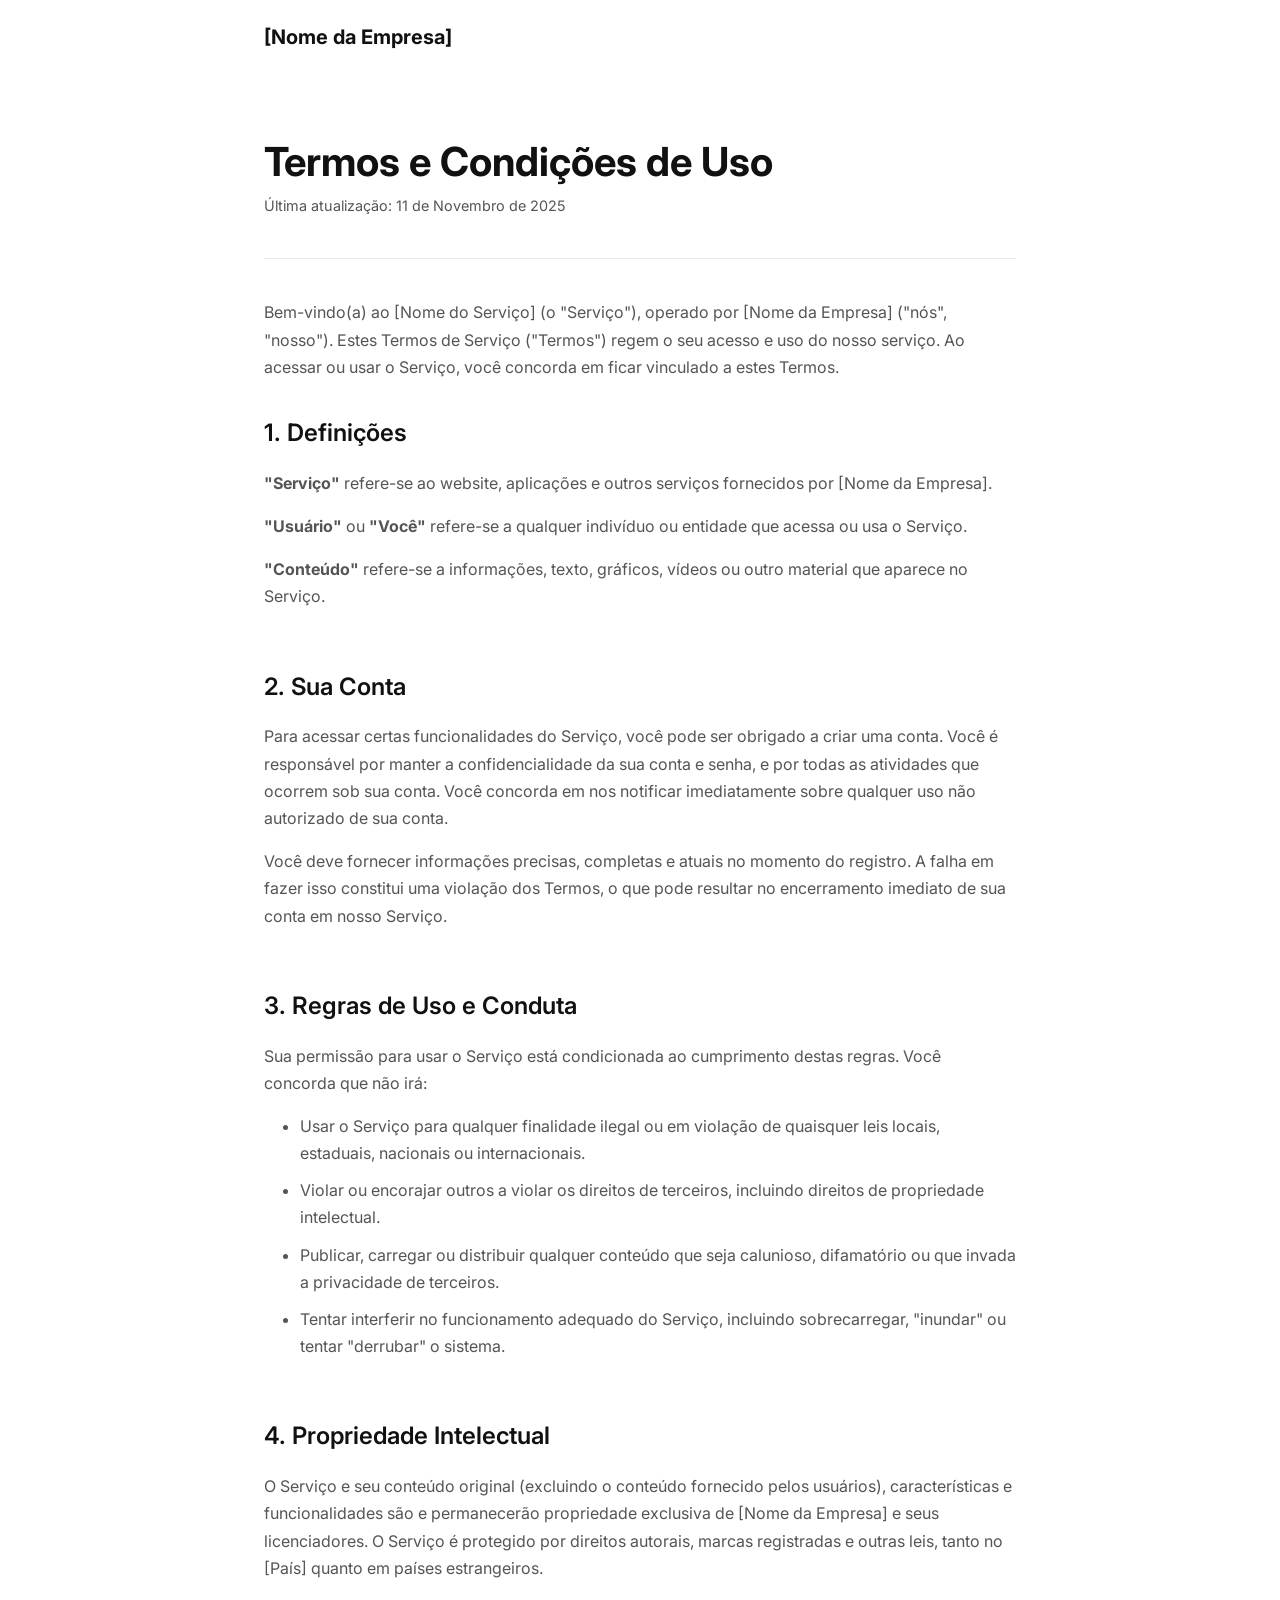
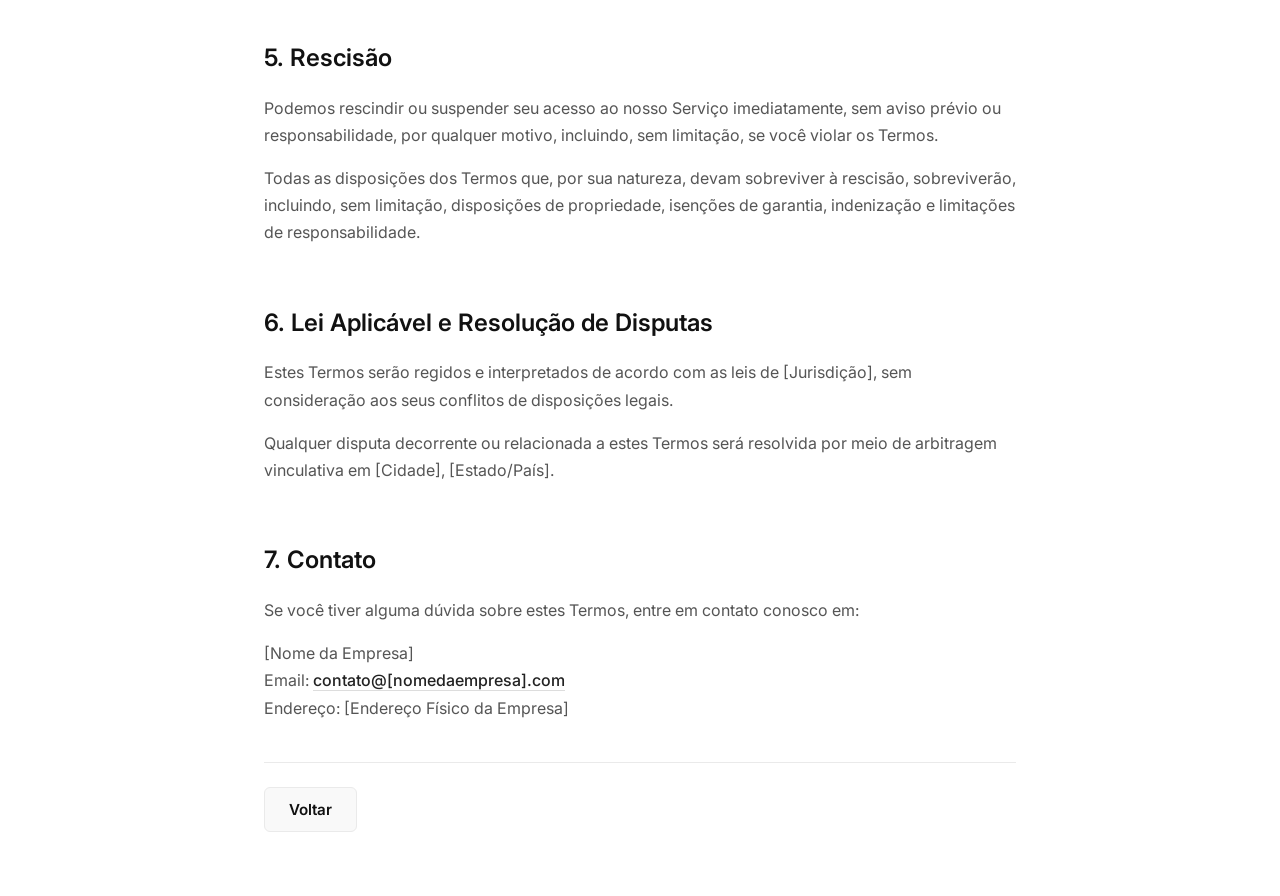
<file: termos_de_uso.html>
<!DOCTYPE html>
<html lang="pt-br">
<head>
    <meta charset="UTF-8">
    <meta name="viewport" content="width=device-width, initial-scale=1.0">
    <title>Termos e Condições - [Nome da Empresa]</title>
    <!-- Link para o arquivo CSS externo -->
    <link rel="stylesheet" href="termos_de_uso.css">
    
    <!-- Google Fonts - Inter -->
    <link rel="preconnect" href="https://fonts.googleapis.com">
    <link rel="preconnect" href="https://fonts.gstatic.com" crossorigin>
    <link href="https://fonts.googleapis.com/css2?family=Inter:wght@400;500;600;700&display=swap" rel="stylesheet">
</head>
<body>

    <!-- Cabeçalho do Site -->
    <header class="site-header">
        <div class="container">
            <nav class="main-nav">
                <a href="#" class="logo">[Nome da Empresa]</a>
                <!-- Links de navegação e botão 'Entrar' removidos -->
            </nav>
        </div>
    </header>

    <!-- Conteúdo Principal -->
    <main class="content-wrapper">
        <div class="container">
            <article class="terms-content">
                <header class="terms-header">
                    <h1>Termos e Condições de Uso</h1>
                    <p class="last-updated">Última atualização: 11 de Novembro de 2025</p>
                </header>

                <p>Bem-vindo(a) ao [Nome do Serviço] (o "Serviço"), operado por [Nome da Empresa] ("nós", "nosso"). Estes Termos de Serviço ("Termos") regem o seu acesso e uso do nosso serviço. Ao acessar ou usar o Serviço, você concorda em ficar vinculado a estes Termos.</p>

                <section id="definitions">
                    <h2>1. Definições</h2>
                    <p><strong>"Serviço"</strong> refere-se ao website, aplicações e outros serviços fornecidos por [Nome da Empresa].</p>
                    <p><strong>"Usuário"</strong> ou <strong>"Você"</strong> refere-se a qualquer indivíduo ou entidade que acessa ou usa o Serviço.</p>
                    <p><strong>"Conteúdo"</strong> refere-se a informações, texto, gráficos, vídeos ou outro material que aparece no Serviço.</p>
                </section>

                <section id="your-account">
                    <h2>2. Sua Conta</h2>
                    <p>Para acessar certas funcionalidades do Serviço, você pode ser obrigado a criar uma conta. Você é responsável por manter a confidencialidade da sua conta e senha, e por todas as atividades que ocorrem sob sua conta. Você concorda em nos notificar imediatamente sobre qualquer uso não autorizado de sua conta.</p>
                    <p>Você deve fornecer informações precisas, completas e atuais no momento do registro. A falha em fazer isso constitui uma violação dos Termos, o que pode resultar no encerramento imediato de sua conta em nosso Serviço.</p>
                </section>

                <section id="usage-rules">
                    <h2>3. Regras de Uso e Conduta</h2>
                    <p>Sua permissão para usar o Serviço está condicionada ao cumprimento destas regras. Você concorda que não irá:</p>
                    <ul>
                        <li>Usar o Serviço para qualquer finalidade ilegal ou em violação de quaisquer leis locais, estaduais, nacionais ou internacionais.</li>
                        <li>Violar ou encorajar outros a violar os direitos de terceiros, incluindo direitos de propriedade intelectual.</li>
                        <li>Publicar, carregar ou distribuir qualquer conteúdo que seja calunioso, difamatório ou que invada a privacidade de terceiros.</li>
                        <li>Tentar interferir no funcionamento adequado do Serviço, incluindo sobrecarregar, "inundar" ou tentar "derrubar" o sistema.</li>
                    </ul>
                </section>

                <section id="intellectual-property">
                    <h2>4. Propriedade Intelectual</h2>
                    <p>O Serviço e seu conteúdo original (excluindo o conteúdo fornecido pelos usuários), características e funcionalidades são e permanecerão propriedade exclusiva de [Nome da Empresa] e seus licenciadores. O Serviço é protegido por direitos autorais, marcas registradas e outras leis, tanto no [País] quanto em países estrangeiros.</p>
                </section>

                <section id="termination">
                    <h2>5. Rescisão</h2>
                    <p>Podemos rescindir ou suspender seu acesso ao nosso Serviço imediatamente, sem aviso prévio ou responsabilidade, por qualquer motivo, incluindo, sem limitação, se você violar os Termos.</p>
                    <p>Todas as disposições dos Termos que, por sua natureza, devam sobreviver à rescisão, sobreviverão, incluindo, sem limitação, disposições de propriedade, isenções de garantia, indenização e limitações de responsabilidade.</p>
                </section>

                <section id="disputes">
                    <h2>6. Lei Aplicável e Resolução de Disputas</h2>
                    <p>Estes Termos serão regidos e interpretados de acordo com as leis de [Jurisdição], sem consideração aos seus conflitos de disposições legais.</p>
                    <p>Qualquer disputa decorrente ou relacionada a estes Termos será resolvida por meio de arbitragem vinculativa em [Cidade], [Estado/País].</p>
                </section>
            
            

                <section id="contact">
                    <h2>7. Contato</h2>
                    <p>Se você tiver alguma dúvida sobre estes Termos, entre em contato conosco em:</p>
                    <p>
                        [Nome da Empresa]<br>
                        Email: <a href="mailto:contato@[nomedaempresa].com">contato@[nomedaempresa].com</a><br>
                        Endereço: [Endereço Físico da Empresa]
                    </p>
                </section>

                <!-- Botão Voltar -->
                <div class="back-button-wrapper">
                    <button class="back-button" type="button">Voltar</button>
                </div>

            </article>
        </div>
    </main>

    <!-- Rodapé removido conforme solicitado -->

</body>
</html>
</file>
<file: termos_de_uso.css>
/* --- Configurações Globais e Reset --- */
:root {
    --color-background: #ffffff;       /* Fundo branco limpo */
    --color-background-soft: #f9f9f9;  /* Fundo sutilmente cinza */
    --color-text: #333333;             /* Texto principal (escuro, não preto) */
    --color-text-light: #555555;       /* Texto secundário (parágrafos) */
    --color-heading: #111111;          /* Títulos (bem escuros) */
    --color-border: #eaeaea;           /* Bordas suaves */
    --color-link: #222222;             /* Links (escuros e sóbrios) */
    --font-primary: 'Inter', -apple-system, BlinkMacSystemFont, "Segoe UI", Roboto, Helvetica, Arial, sans-serif;
    --max-width: 800px;                /* Largura máxima para legibilidade */
}

* {
    margin: 0;
    padding: 0;
    box-sizing: border-box;
}

body {
    font-family: var(--font-primary);
    line-height: 1.7;
    background-color: var(--color-background);
    color: var(--color-text-light);
    -webkit-font-smoothing: antialiased;
    -moz-osx-font-smoothing: grayscale;
}

/* --- Layout do Container --- */
.container {
    max-width: var(--max-width);
    margin: 0 auto;
    padding: 0 24px;
}

/* --- Cabeçalho (Header) --- */
.site-header {
    width: 100%;
    padding: 20px 0;
    background-color: var(--color-background);
    /* Barra (border e shadow) removida */
    position: sticky;
    top: 0;
    z-index: 10;
}

.main-nav {
    display: flex;
    justify-content: space-between;
    align-items: center;
}

.logo {
    font-size: 1.25rem; /* 20px */
    font-weight: 700;
    color: var(--color-heading);
    text-decoration: none;
}

/* Estilos de .nav-links e .nav-button-login removidos daqui */

/* --- Conteúdo Principal (Termos) --- */
.content-wrapper {
    padding: 64px 0; /* Espaçamento generoso */
}

.terms-header {
    border-bottom: 1px solid var(--color-border);
    margin-bottom: 40px;
    padding-bottom: 24px;
}

.terms-header h1 {
    font-size: 2.5rem; /* 40px */
    font-weight: 700;
    color: var(--color-heading);
    margin-bottom: 8px;
    line-height: 1.2;
}

.last-updated {
    font-size: 0.9rem; /* 14.4px */
    color: var(--color-text-light);
}

.terms-content section {
    margin-bottom: 40px;
}

.terms-content h2 {
    font-size: 1.5rem; /* 24px */
    font-weight: 600;
    color: var(--color-heading);
    margin-bottom: 16px;
    padding-top: 16px; /* Espaço antes do título da seção */
}

.terms-content p {
    margin-bottom: 16px;
    color: var(--color-text-light);
}

.terms-content a {
    color: var(--color-link);
    font-weight: 500;
    text-decoration: none;
    border-bottom: 1px solid #ddd;
    transition: border-color 0.2s ease, color 0.2s ease;
}

.terms-content a:hover {
    color: #000;
    border-bottom-color: #333;
}

.terms-content ul,
.terms-content ol {
    margin-left: 20px;
    padding-left: 16px;
    margin-bottom: 16px;
}

.terms-content li {
    margin-bottom: 10px;
}

/* --- Botão Voltar --- */
.back-button-wrapper {
    margin-top: 40px;
    padding-top: 24px;
    border-top: 1px solid var(--color-border);
    text-align: left; /* Alinha o botão à esquerda */
}

.back-button {
    display: inline-block;
    padding: 12px 24px;
    font-size: 0.95rem;
    font-weight: 600;
    font-family: var(--font-primary);
    color: var(--color-heading);
    background-color: var(--color-background-soft);
    border: 1px solid var(--color-border);
    border-radius: 6px;
    cursor: pointer;
    text-decoration: none;
    transition: background-color 0.2s ease, box-shadow 0.2s ease, border-color 0.2s ease;
}

.back-button:hover {
    background-color: #f0f0f0;
    border-color: #ddd;
    box-shadow: 0 2px 5px rgba(0, 0, 0, 0.05);
}

/* --- Estilos do Rodapé Removidos --- */

/* --- Responsividade --- */
@media (max-width: 768px) {
    /* Estilo .nav-links removido daqui */

    .terms-header h1 {
        font-size: 2rem; /* 32px */
    }

    .terms-content h2 {
        font-size: 1.25rem; /* 20px */
    }

    .content-wrapper {
        padding: 40px 0;
    }
}
</file>
